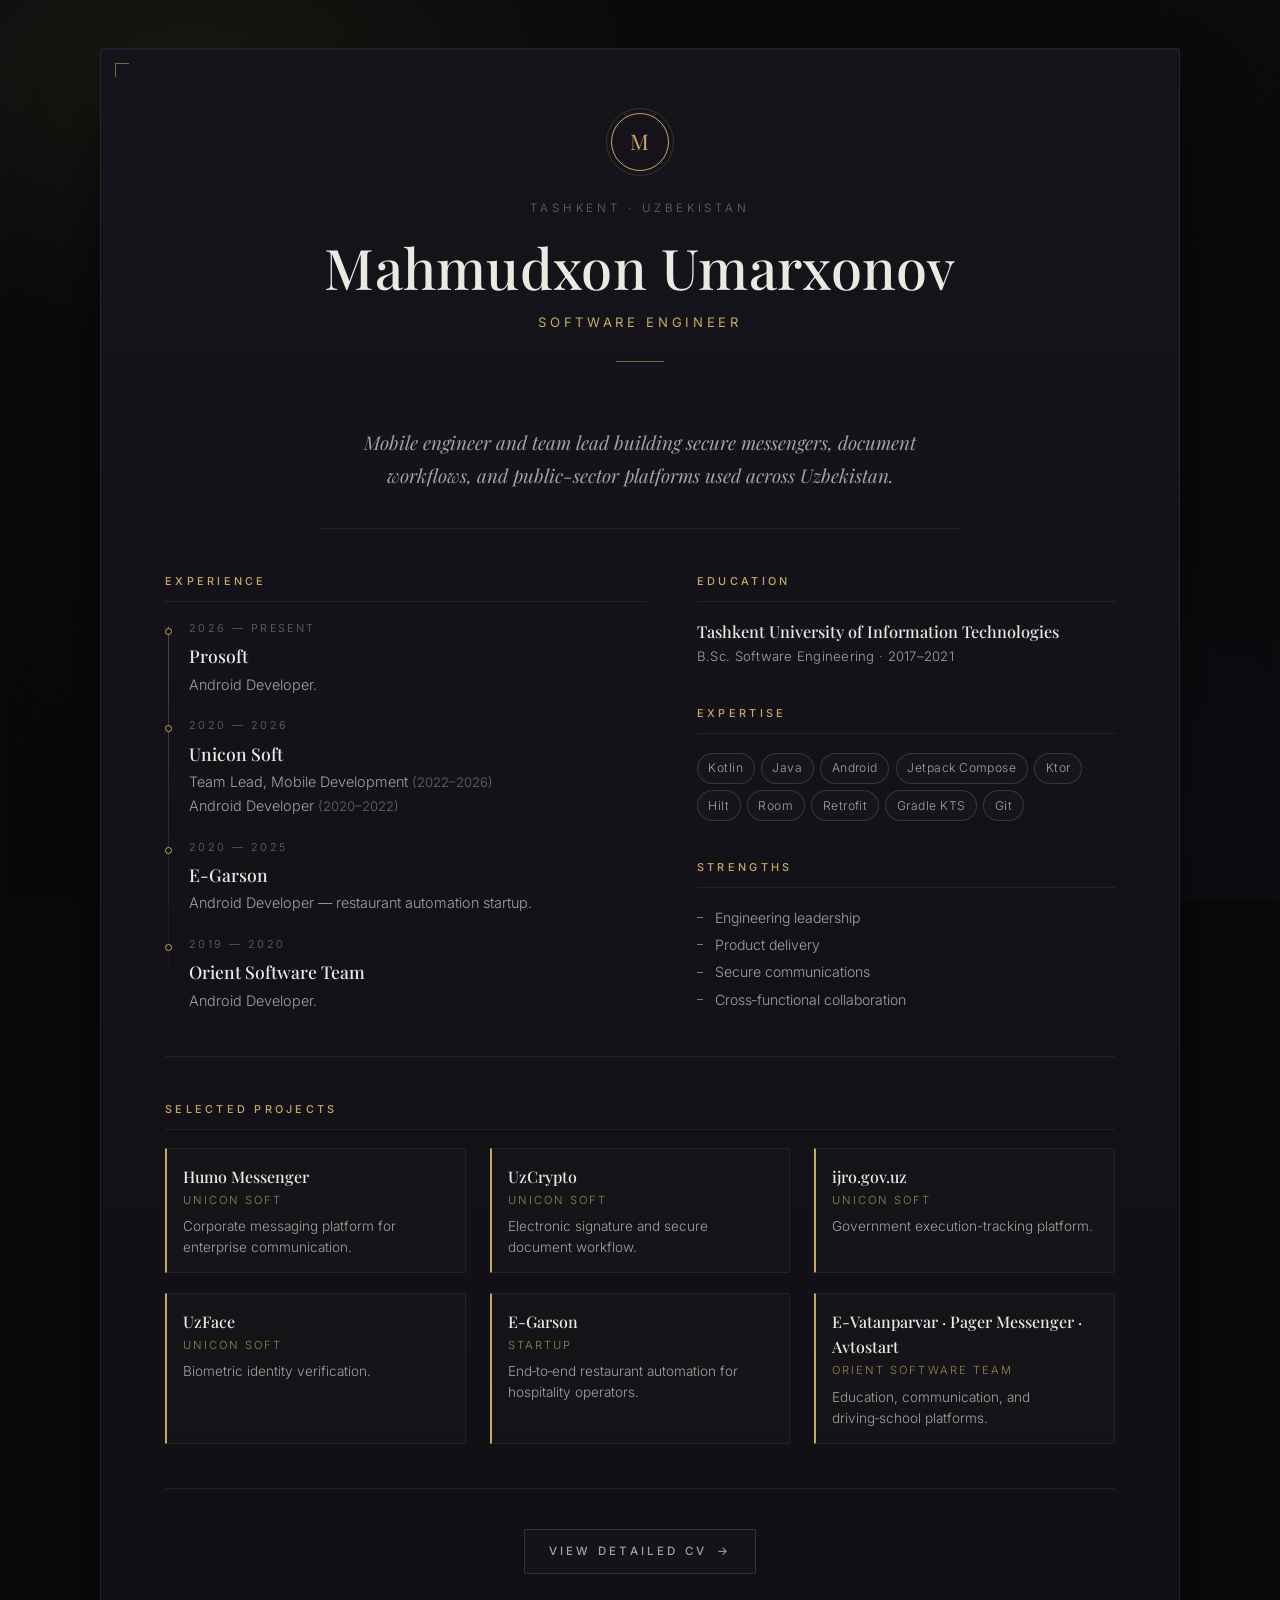
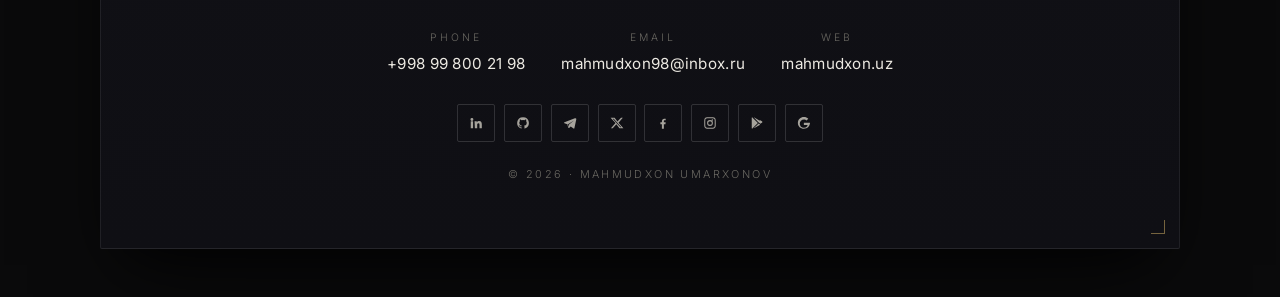
<file: index.html>
<!DOCTYPE html>
<html lang="en">
<head>
	<meta charset="UTF-8" />
	<meta name="viewport" content="width=device-width, initial-scale=1" />
	<title>Mahmudxon Umarxonov</title>
	<meta name="description" content="Mahmudxon Umarxonov — software engineer based in Tashkent, Uzbekistan." />
	<meta name="author" content="Mahmudxon Umarxonov" />
	<meta name="theme-color" content="#0a0a0b" />

	<meta property="og:type" content="profile" />
	<meta property="og:title" content="Mahmudxon Umarxonov" />
	<meta property="og:description" content="Software engineer based in Tashkent, Uzbekistan." />
	<meta property="og:url" content="https://mahmudxon.uz" />
	<meta name="twitter:card" content="summary" />

	<link rel="icon" href="data:image/svg+xml;utf8,<svg xmlns='http://www.w3.org/2000/svg' viewBox='0 0 64 64'><rect width='64' height='64' rx='12' fill='%230a0a0b'/><text x='50%25' y='54%25' text-anchor='middle' dominant-baseline='middle' font-family='Georgia,serif' font-size='34' fill='%23c9a961'>M</text></svg>" />

	<link rel="preconnect" href="https://fonts.googleapis.com" />
	<link rel="preconnect" href="https://fonts.gstatic.com" crossorigin />
	<link href="https://fonts.googleapis.com/css2?family=Inter:wght@300;400;500;600&family=Playfair+Display:ital,wght@0,400;0,500;0,600;1,400&display=swap" rel="stylesheet" />
	<link rel="stylesheet" href="styles.css" />

	<script type="application/ld+json">
	{
		"@context": "https://schema.org",
		"@type": "Person",
		"name": "Mahmudxon Umarxonov",
		"jobTitle": "Software Engineer",
		"email": "mailto:mahmudxon98@inbox.ru",
		"telephone": "+998998002198",
		"address": {
			"@type": "PostalAddress",
			"addressLocality": "Tashkent",
			"addressCountry": "Uzbekistan"
		},
		"alumniOf": {
			"@type": "CollegeOrUniversity",
			"name": "Tashkent University of Information Technologies"
		},
		"url": "https://mahmudxon.uz",
		"sameAs": [
			"https://github.com/Mahmudxon",
			"https://www.linkedin.com/in/mahmudxon/",
			"https://twitter.com/mahmudxon_uz"
		]
	}
	</script>
</head>
<body>
	<div class="stage">
		<article class="card" role="main">

			<header class="identity">
				<div class="monogram" aria-hidden="true"><span>M</span></div>
				<p class="eyebrow">Tashkent &middot; Uzbekistan</p>
				<h1 class="name">Mahmudxon&nbsp;Umarxonov</h1>
				<p class="role">Software Engineer</p>
				<div class="rule" aria-hidden="true"></div>
			</header>

			<section class="statement">
				<p>
					Mobile engineer and team lead building secure messengers,
					document workflows, and public-sector platforms used across
					Uzbekistan.
				</p>
			</section>

			<div class="layout">

				<div class="primary">

					<section class="block">
						<h2 class="block__title">Experience</h2>
						<ol class="timeline">
							<li class="timeline__item">
								<div class="timeline__meta">2026 &mdash; Present</div>
								<div class="timeline__body">
									<h3>Prosoft</h3>
									<p>Android Developer.</p>
								</div>
							</li>
							<li class="timeline__item">
								<div class="timeline__meta">2020 &mdash; 2026</div>
								<div class="timeline__body">
									<h3>Unicon Soft</h3>
									<p>Team Lead, Mobile Development <span class="muted">(2022&ndash;2026)</span></p>
									<p>Android Developer <span class="muted">(2020&ndash;2022)</span></p>
								</div>
							</li>
							<li class="timeline__item">
								<div class="timeline__meta">2020 &mdash; 2025</div>
								<div class="timeline__body">
									<h3>E&#8209;Garson</h3>
									<p>Android Developer &mdash; restaurant automation startup.</p>
								</div>
							</li>
							<li class="timeline__item">
								<div class="timeline__meta">2019 &mdash; 2020</div>
								<div class="timeline__body">
									<h3>Orient Software Team</h3>
									<p>Android Developer.</p>
								</div>
							</li>
						</ol>
					</section>

				</div>

				<aside class="secondary">

					<section class="block">
						<h2 class="block__title">Education</h2>
						<div class="edu">
							<h3>Tashkent University of Information Technologies</h3>
							<p class="muted">B.Sc. Software Engineering &middot; 2017&ndash;2021</p>
						</div>
					</section>

					<section class="block">
						<h2 class="block__title">Expertise</h2>
						<ul class="tags">
							<li>Kotlin</li>
							<li>Java</li>
							<li>Android</li>
							<li>Jetpack Compose</li>
							<li>Ktor</li>
							<li>Hilt</li>
							<li>Room</li>
							<li>Retrofit</li>
							<li>Gradle KTS</li>
							<li>Git</li>
						</ul>
					</section>

					<section class="block">
						<h2 class="block__title">Strengths</h2>
						<ul class="plain">
							<li>Engineering leadership</li>
							<li>Product delivery</li>
							<li>Secure communications</li>
							<li>Cross&#8209;functional collaboration</li>
						</ul>
					</section>

				</aside>

			</div>

			<section class="block block--full">
				<h2 class="block__title">Selected Projects</h2>
				<ul class="projects projects--wide">
					<li>
						<h3>Humo Messenger</h3>
						<p class="muted">Unicon Soft</p>
						<p>Corporate messaging platform for enterprise communication.</p>
					</li>
					<li>
						<h3>UzCrypto</h3>
						<p class="muted">Unicon Soft</p>
						<p>Electronic signature and secure document workflow.</p>
					</li>
					<li>
						<h3>ijro.gov.uz</h3>
						<p class="muted">Unicon Soft</p>
						<p>Government execution-tracking platform.</p>
					</li>
					<li>
						<h3>UzFace</h3>
						<p class="muted">Unicon Soft</p>
						<p>Biometric identity verification.</p>
					</li>
					<li>
						<h3>E&#8209;Garson</h3>
						<p class="muted">Startup</p>
						<p>End&#8209;to&#8209;end restaurant automation for hospitality operators.</p>
					</li>
					<li>
						<h3>E&#8209;Vatanparvar &middot; Pager Messenger &middot; Avtostart</h3>
						<p class="muted">Orient Software Team</p>
						<p>Education, communication, and driving&#8209;school platforms.</p>
					</li>
				</ul>
			</section>

			<div class="actions">
				<a class="action" href="https://icancv.ru/mahmudxon" target="_blank" rel="noopener">
					<span>View detailed CV</span>
					<span class="action__arrow action__arrow--right" aria-hidden="true">&rarr;</span>
				</a>
			</div>

			<footer class="contact">
				<div class="contact__lines">
					<a class="contact__line" href="tel:+998998002198">
						<span class="contact__label">Phone</span>
						<span class="contact__value">+998 99 800 21 98</span>
					</a>
					<a class="contact__line" href="mailto:mahmudxon98@inbox.ru">
						<span class="contact__label">Email</span>
						<span class="contact__value">mahmudxon98@inbox.ru</span>
					</a>
					<a class="contact__line" href="https://mahmudxon.uz">
						<span class="contact__label">Web</span>
						<span class="contact__value">mahmudxon.uz</span>
					</a>
				</div>

				<nav class="channels" aria-label="Channels">
					<a href="https://mahmudxon.uz/social/?social=linkedIn" aria-label="LinkedIn" rel="me noopener" target="_blank">
						<svg viewBox="0 0 24 24" aria-hidden="true"><path d="M4.98 3.5A2.5 2.5 0 1 1 2.5 6a2.5 2.5 0 0 1 2.48-2.5zM3 8.98h4V21H3zM9.5 8.98h3.84v1.64h.05a4.21 4.21 0 0 1 3.79-2.08c4.05 0 4.8 2.67 4.8 6.14V21h-4v-5.45c0-1.3-.02-2.97-1.81-2.97s-2.09 1.41-2.09 2.88V21h-4z"/></svg>
					</a>
					<a href="https://mahmudxon.uz/social/?social=github" aria-label="GitHub" rel="me noopener" target="_blank">
						<svg viewBox="0 0 24 24" aria-hidden="true"><path d="M12 2a10 10 0 0 0-3.16 19.49c.5.09.68-.22.68-.48v-1.7c-2.78.6-3.37-1.34-3.37-1.34-.45-1.16-1.11-1.47-1.11-1.47-.9-.62.07-.61.07-.61 1 .07 1.53 1.03 1.53 1.03.9 1.53 2.36 1.09 2.93.83.09-.65.35-1.09.63-1.34-2.22-.25-4.56-1.11-4.56-4.94a3.87 3.87 0 0 1 1.03-2.68 3.6 3.6 0 0 1 .1-2.65s.84-.27 2.75 1.02a9.46 9.46 0 0 1 5 0c1.91-1.29 2.75-1.02 2.75-1.02a3.6 3.6 0 0 1 .1 2.65 3.87 3.87 0 0 1 1.03 2.68c0 3.84-2.34 4.69-4.57 4.94.36.31.68.92.68 1.86v2.76c0 .27.18.58.69.48A10 10 0 0 0 12 2z"/></svg>
					</a>
					<a href="https://mahmudxon.uz/social/?social=telegram" aria-label="Telegram" rel="me noopener" target="_blank">
						<svg viewBox="0 0 24 24" aria-hidden="true"><path d="M21.5 3.5 2.5 10.9c-1 .4-1 1.4 0 1.7l4.8 1.5 1.9 5.9c.2.7.8.9 1.3.4l2.7-2.5 4.9 3.6c.6.4 1.2.2 1.4-.5l3.3-15.4c.3-1-.3-1.5-1.3-1.1zM9.8 14.9l-.4 4.1-1.4-4.4 10.8-6.8z"/></svg>
					</a>
					<a href="https://mahmudxon.uz/social/?social=twitter" aria-label="Twitter" rel="me noopener" target="_blank">
						<svg viewBox="0 0 24 24" aria-hidden="true"><path d="M18.9 3H22l-7.4 8.5L23 21h-6.8l-5.3-6.9L4.7 21H1.6l7.9-9.1L1 3h6.9l4.8 6.4zm-1.2 16.1h1.7L6.4 4.8H4.6z"/></svg>
					</a>
					<a href="https://mahmudxon.uz/social/?social=facebook" aria-label="Facebook" rel="me noopener" target="_blank">
						<svg viewBox="0 0 24 24" aria-hidden="true"><path d="M13.5 22v-8h2.7l.4-3.1h-3.1V8.9c0-.9.2-1.5 1.5-1.5h1.6V4.6c-.3 0-1.3-.1-2.4-.1-2.4 0-4 1.5-4 4.1v2.3H7.5V14h2.6v8z"/></svg>
					</a>
					<a href="https://mahmudxon.uz/social/?social=instagram" aria-label="Instagram" rel="me noopener" target="_blank">
						<svg viewBox="0 0 24 24" aria-hidden="true"><path d="M12 2.2c3.2 0 3.6 0 4.85.07 3.25.15 4.77 1.69 4.92 4.92.06 1.25.07 1.62.07 4.81s0 3.56-.07 4.81c-.15 3.23-1.66 4.77-4.92 4.92-1.25.06-1.62.07-4.85.07s-3.6 0-4.85-.07c-3.26-.15-4.77-1.7-4.92-4.92C2.17 15.56 2.16 15.2 2.16 12s0-3.56.07-4.81C2.38 3.96 3.9 2.42 7.15 2.27 8.4 2.21 8.8 2.2 12 2.2zm0 1.8c-3.17 0-3.5 0-4.73.07-2.2.1-3.22 1.14-3.32 3.32C3.88 8.5 3.87 8.83 3.87 12s0 3.5.08 4.73c.1 2.19 1.12 3.22 3.32 3.32 1.23.06 1.56.07 4.73.07s3.5 0 4.73-.07c2.2-.1 3.22-1.13 3.32-3.32.06-1.23.07-1.56.07-4.73s0-3.5-.07-4.73c-.1-2.18-1.13-3.22-3.32-3.32C15.5 4 15.17 4 12 4zm0 3.06a4.94 4.94 0 1 1 0 9.88 4.94 4.94 0 0 1 0-9.88zm0 8.14a3.2 3.2 0 1 0 0-6.4 3.2 3.2 0 0 0 0 6.4zm5.15-8.34a1.15 1.15 0 1 1-2.3 0 1.15 1.15 0 0 1 2.3 0z"/></svg>
					</a>
					<a href="https://mahmudxon.uz/social/?social=play" aria-label="Google Play" rel="me noopener" target="_blank">
						<svg viewBox="0 0 24 24" aria-hidden="true"><path d="M3.6 2.3c-.4.2-.6.6-.6 1.1v17.2c0 .5.2.9.6 1.1l9.9-9.7zm11.2 8.9 2.7-2.7-10-5.9c-.2-.1-.5-.1-.7 0zm0 1.6-8 7.9c.2.1.5.1.7 0l10-5.9zm5.6-3.7-2.9-1.7-3.1 3 3.1 3 3-1.7c.9-.6.9-2 0-2.6z"/></svg>
					</a>
					<a href="https://mahmudxon.uz/social/?social=gdev" aria-label="Google Developers" rel="me noopener" target="_blank">
						<svg viewBox="0 0 24 24" aria-hidden="true"><path d="M22.3 11.3c0 6.18-4.25 10.57-10.52 10.57C5.98 21.87 1.5 17.4 1.5 11.87 1.5 6.34 5.98 1.87 11.78 1.87c3.13 0 5.58 1.15 7.56 3l-3.05 2.92c-.84-.8-2.3-1.72-4.51-1.72-3.86 0-7.01 3.2-7.01 7.13s3.15 7.13 7.01 7.13c4.48 0 6.16-3.22 6.42-4.88H11.78V11.5h10.35c.1.55.17 1.09.17 1.8z"/></svg>
					</a>
				</nav>

				<p class="imprint">
					<span>&copy; <span id="year">2026</span> &middot; Mahmudxon Umarxonov</span>
				</p>
			</footer>

		</article>
	</div>

	<script>
		document.getElementById('year').textContent = new Date().getFullYear();
	</script>
</body>
</html>
</file>
<file: styles.css>
:root {
	--bg: #0a0a0b;
	--bg-soft: #0f0f14;
	--surface: #14141a;
	--surface-elev: #181820;
	--line: rgba(255, 255, 255, 0.07);
	--line-strong: rgba(255, 255, 255, 0.14);
	--text: #ece9e2;
	--text-dim: #a6a39c;
	--text-faint: #6a6862;
	--accent: #c9a961;
	--accent-soft: rgba(201, 169, 97, 0.12);
	--serif: "Playfair Display", "Cormorant Garamond", Georgia, "Times New Roman", serif;
	--sans: "Inter", -apple-system, BlinkMacSystemFont, "Segoe UI", Helvetica, Arial, sans-serif;
}

*,
*::before,
*::after {
	box-sizing: border-box;
	margin: 0;
	padding: 0;
}

html {
	-webkit-text-size-adjust: 100%;
	scroll-behavior: smooth;
}

body {
	min-height: 100vh;
	background: var(--bg);
	color: var(--text);
	font-family: var(--sans);
	font-weight: 300;
	line-height: 1.6;
	-webkit-font-smoothing: antialiased;
	-moz-osx-font-smoothing: grayscale;
	overflow-x: hidden;
}

body::before {
	content: "";
	position: fixed;
	inset: 0;
	background:
		radial-gradient(ellipse 60% 50% at 15% 8%, rgba(201, 169, 97, 0.08), transparent 60%),
		radial-gradient(ellipse 65% 55% at 88% 92%, rgba(80, 110, 160, 0.06), transparent 60%),
		linear-gradient(180deg, #0a0a0b 0%, #08080a 100%);
	z-index: -2;
}

body::after {
	content: "";
	position: fixed;
	inset: 0;
	background-image: url("data:image/svg+xml;utf8,<svg xmlns='http://www.w3.org/2000/svg' width='180' height='180'><filter id='n'><feTurbulence type='fractalNoise' baseFrequency='0.9' numOctaves='2' stitchTiles='stitch'/><feColorMatrix values='0 0 0 0 0.8  0 0 0 0 0.8  0 0 0 0 0.8  0 0 0 0.06 0'/></filter><rect width='100%25' height='100%25' filter='url(%23n)'/></svg>");
	opacity: 0.3;
	mix-blend-mode: overlay;
	pointer-events: none;
	z-index: -1;
}

a {
	color: inherit;
	text-decoration: none;
}

/* -------- Card shell -------- */

.stage {
	min-height: 100vh;
	display: flex;
	align-items: center;
	justify-content: center;
	padding: clamp(1.25rem, 4vw, 3rem);
}

.card {
	width: min(1080px, 100%);
	background: linear-gradient(180deg, var(--surface) 0%, var(--bg-soft) 100%);
	border: 1px solid var(--line);
	border-radius: 2px;
	padding: clamp(2rem, 5vw, 4.5rem) clamp(1.5rem, 5vw, 4.5rem);
	box-shadow:
		0 1px 0 rgba(255, 255, 255, 0.04) inset,
		0 40px 80px -24px rgba(0, 0, 0, 0.7),
		0 20px 50px -30px rgba(0, 0, 0, 0.8);
	position: relative;
}

.card::before,
.card::after {
	content: "";
	position: absolute;
	width: 14px;
	height: 14px;
	border: 1px solid var(--accent);
	opacity: 0.55;
}

.card::before {
	top: 14px;
	left: 14px;
	border-right: none;
	border-bottom: none;
}

.card::after {
	bottom: 14px;
	right: 14px;
	border-left: none;
	border-top: none;
}

/* -------- Identity -------- */

.identity {
	text-align: center;
	padding-bottom: clamp(1.5rem, 3vw, 2rem);
}

.monogram {
	width: 58px;
	height: 58px;
	margin: 0 auto 1.75rem;
	border: 1px solid var(--accent);
	border-radius: 50%;
	display: flex;
	align-items: center;
	justify-content: center;
	color: var(--accent);
	font-family: var(--serif);
	font-size: 1.35rem;
	letter-spacing: 0.04em;
	position: relative;
}

.monogram::before {
	content: "";
	position: absolute;
	inset: -6px;
	border-radius: 50%;
	border: 1px solid var(--accent);
	opacity: 0.2;
}

.monogram span {
	transform: translateY(-1px);
}

.eyebrow {
	font-size: 0.72rem;
	letter-spacing: 0.34em;
	text-transform: uppercase;
	color: var(--text-faint);
	margin-bottom: 1.15rem;
}

.name {
	font-family: var(--serif);
	font-weight: 500;
	font-size: clamp(2rem, 5.5vw, 3.5rem);
	line-height: 1.1;
	letter-spacing: 0.005em;
	color: var(--text);
	margin-bottom: 0.9rem;
}

.role {
	font-family: var(--sans);
	font-size: 0.82rem;
	font-weight: 400;
	letter-spacing: 0.28em;
	text-transform: uppercase;
	color: var(--accent);
}

.rule {
	width: 48px;
	height: 1px;
	background: var(--accent);
	margin: 1.75rem auto 0;
	opacity: 0.55;
}

.hero-code {
	font-family: var(--serif);
	font-weight: 500;
	font-size: clamp(4.5rem, 14vw, 8rem);
	line-height: 1;
	letter-spacing: 0.04em;
	color: var(--text);
	margin-bottom: 0.75rem;
	background: linear-gradient(180deg, var(--text) 0%, var(--text-dim) 100%);
	-webkit-background-clip: text;
	background-clip: text;
	-webkit-text-fill-color: transparent;
}

.card--compact {
	max-width: 640px;
}

.card--compact .identity {
	padding-bottom: 1.5rem;
}

.actions {
	text-align: center;
	padding: clamp(1.75rem, 3.5vw, 2.5rem) 0 clamp(0.5rem, 1.5vw, 1rem);
}

.action {
	display: inline-flex;
	align-items: center;
	gap: 0.6rem;
	padding: 0.75rem 1.5rem;
	border: 1px solid var(--line-strong);
	border-radius: 2px;
	color: var(--text-dim);
	font-size: 0.72rem;
	font-weight: 500;
	letter-spacing: 0.28em;
	text-transform: uppercase;
	background: rgba(255, 255, 255, 0.015);
	transition: color 0.3s ease, border-color 0.3s ease, background 0.3s ease, transform 0.3s ease;
}

.action:hover,
.action:focus-visible {
	color: var(--accent);
	border-color: var(--accent);
	background: var(--accent-soft);
	transform: translateY(-2px);
	outline: none;
}

.action__arrow {
	display: inline-block;
	transition: transform 0.3s ease;
}

.action:hover .action__arrow {
	transform: translateX(-3px);
}

.action:hover .action__arrow--right {
	transform: translateX(3px);
}

/* -------- Statement -------- */

.statement {
	text-align: center;
	padding: clamp(1.25rem, 3vw, 2rem) 0 clamp(1.5rem, 3.5vw, 2.25rem);
	max-width: 640px;
	margin: 0 auto;
	border-bottom: 1px solid var(--line);
}

.statement p {
	font-family: var(--serif);
	font-style: italic;
	font-weight: 400;
	font-size: clamp(1rem, 1.85vw, 1.18rem);
	line-height: 1.75;
	color: var(--text-dim);
}

/* -------- Layout: two columns -------- */

.layout {
	display: grid;
	grid-template-columns: 1.15fr 1fr;
	gap: clamp(2rem, 4vw, 3.5rem);
	padding: clamp(2rem, 4vw, 2.75rem) 0;
	border-bottom: 1px solid var(--line);
}

.block--full {
	padding: clamp(2rem, 4vw, 2.75rem) 0;
	border-bottom: 1px solid var(--line);
}

.primary,
.secondary {
	display: flex;
	flex-direction: column;
	gap: clamp(1.75rem, 3vw, 2.5rem);
}

/* -------- Block headings -------- */

.block__title {
	font-family: var(--sans);
	font-size: 0.68rem;
	font-weight: 500;
	letter-spacing: 0.3em;
	text-transform: uppercase;
	color: var(--accent);
	margin-bottom: 1.15rem;
	padding-bottom: 0.65rem;
	border-bottom: 1px solid var(--line);
}

/* -------- Timeline (experience) -------- */

.timeline {
	list-style: none;
	position: relative;
	padding-left: 1.5rem;
}

.timeline::before {
	content: "";
	position: absolute;
	left: 3px;
	top: 6px;
	bottom: 6px;
	width: 1px;
	background: linear-gradient(180deg, var(--accent) 0%, transparent 100%);
	opacity: 0.35;
}

.timeline__item {
	position: relative;
	padding-bottom: 1.35rem;
}

.timeline__item:last-child {
	padding-bottom: 0;
}

.timeline__item::before {
	content: "";
	position: absolute;
	left: -1.5rem;
	top: 8px;
	width: 7px;
	height: 7px;
	border-radius: 50%;
	background: var(--bg);
	border: 1px solid var(--accent);
}

.timeline__meta {
	font-size: 0.68rem;
	letter-spacing: 0.22em;
	text-transform: uppercase;
	color: var(--text-faint);
	margin-bottom: 0.3rem;
}

.timeline__body h3 {
	font-family: var(--serif);
	font-weight: 500;
	font-size: 1.1rem;
	color: var(--text);
	margin-bottom: 0.2rem;
}

.timeline__body p {
	font-size: 0.9rem;
	color: var(--text-dim);
	line-height: 1.55;
}

.timeline__body p + p {
	margin-top: 0.1rem;
}

.muted {
	color: var(--text-faint);
	font-size: 0.82rem;
}

/* -------- Projects -------- */

.projects {
	list-style: none;
	display: grid;
	grid-template-columns: 1fr 1fr;
	gap: 1.1rem 1.5rem;
}

.projects--wide {
	grid-template-columns: repeat(3, 1fr);
	gap: 1.25rem 1.5rem;
}

.projects--wide li {
	padding: 1.1rem 1.15rem;
}

.projects li {
	padding: 0.9rem 1rem;
	border: 1px solid var(--line);
	border-left: 2px solid var(--accent);
	background: rgba(255, 255, 255, 0.015);
	border-radius: 0 2px 2px 0;
	transition: border-color 0.3s ease, background 0.3s ease;
}

.projects li:hover {
	border-color: var(--line-strong);
	border-left-color: var(--accent);
	background: rgba(255, 255, 255, 0.03);
}

.projects h3 {
	font-family: var(--serif);
	font-weight: 500;
	font-size: 1rem;
	color: var(--text);
	margin-bottom: 0.15rem;
}

.projects .muted {
	font-size: 0.7rem;
	letter-spacing: 0.18em;
	text-transform: uppercase;
	color: var(--accent);
	opacity: 0.75;
	margin-bottom: 0.4rem;
}

.projects p:last-child {
	font-size: 0.85rem;
	color: var(--text-dim);
	line-height: 1.55;
}

/* -------- Education -------- */

.edu h3 {
	font-family: var(--serif);
	font-weight: 500;
	font-size: 1.02rem;
	color: var(--text);
	margin-bottom: 0.25rem;
	line-height: 1.35;
}

.edu .muted {
	font-size: 0.82rem;
	color: var(--text-dim);
	letter-spacing: 0.02em;
	text-transform: none;
}

/* -------- Tags (expertise) -------- */

.tags {
	list-style: none;
	display: flex;
	flex-wrap: wrap;
	gap: 0.4rem;
}

.tags li {
	font-size: 0.76rem;
	letter-spacing: 0.04em;
	padding: 0.3rem 0.65rem;
	border: 1px solid var(--line-strong);
	border-radius: 999px;
	color: var(--text-dim);
	background: rgba(255, 255, 255, 0.015);
}

/* -------- Plain list (strengths) -------- */

.plain {
	list-style: none;
	display: flex;
	flex-direction: column;
	gap: 0.3rem;
}

.plain li {
	font-size: 0.88rem;
	color: var(--text-dim);
	padding-left: 1.1rem;
	position: relative;
}

.plain li::before {
	content: "";
	position: absolute;
	left: 0;
	top: 0.65rem;
	width: 6px;
	height: 1px;
	background: var(--accent);
	opacity: 0.7;
}

/* -------- Contact footer -------- */

.contact {
	padding-top: clamp(1.75rem, 3.5vw, 2.5rem);
	text-align: center;
}

.contact__lines {
	display: flex;
	flex-wrap: wrap;
	justify-content: center;
	gap: clamp(1rem, 3vw, 2.25rem);
	margin-bottom: 1.75rem;
}

.contact__line {
	display: flex;
	flex-direction: column;
	align-items: center;
	gap: 0.35rem;
	color: var(--text);
	transition: color 0.3s ease;
}

.contact__line:hover {
	color: var(--accent);
}

.contact__label {
	font-size: 0.65rem;
	letter-spacing: 0.3em;
	text-transform: uppercase;
	color: var(--text-faint);
}

.contact__value {
	font-family: var(--sans);
	font-size: 0.95rem;
	font-weight: 400;
	letter-spacing: 0.02em;
}

.channels {
	display: flex;
	flex-wrap: wrap;
	justify-content: center;
	gap: 0.55rem;
	margin-bottom: 1.5rem;
}

.channels a {
	width: 38px;
	height: 38px;
	display: inline-flex;
	align-items: center;
	justify-content: center;
	border: 1px solid var(--line-strong);
	border-radius: 2px;
	color: var(--text-dim);
	transition: color 0.3s ease, border-color 0.3s ease, background 0.3s ease, transform 0.3s ease;
}

.channels a:hover,
.channels a:focus-visible {
	color: var(--accent);
	border-color: var(--accent);
	background: var(--accent-soft);
	transform: translateY(-2px);
	outline: none;
}

.channels svg {
	width: 14px;
	height: 14px;
	fill: currentColor;
}

.imprint {
	font-size: 0.68rem;
	letter-spacing: 0.22em;
	text-transform: uppercase;
	color: var(--text-faint);
}

/* -------- Responsive -------- */

@media (max-width: 960px) {
	.projects--wide {
		grid-template-columns: repeat(2, 1fr);
	}
}

@media (max-width: 860px) {
	.layout {
		grid-template-columns: 1fr;
		gap: 2rem;
	}

	.projects,
	.projects--wide {
		grid-template-columns: 1fr;
	}
}

@media (max-width: 520px) {
	.card {
		padding: 2.25rem 1.4rem;
	}

	.name {
		font-size: 2rem;
		letter-spacing: 0;
	}

	.contact__lines {
		gap: 1.1rem;
	}

	.contact__line {
		align-items: flex-start;
		flex-direction: row;
		gap: 0.55rem;
		width: 100%;
		justify-content: space-between;
		padding: 0.4rem 0;
		border-bottom: 1px dotted var(--line);
	}

	.contact__label {
		font-size: 0.6rem;
	}

	.contact__value {
		font-size: 0.88rem;
	}
}

@media (prefers-reduced-motion: reduce) {
	* {
		transition: none !important;
		animation: none !important;
	}
}

@media print {
	body::before,
	body::after {
		display: none;
	}

	body {
		background: #fff;
		color: #111;
	}

	.card {
		border-color: #222;
		box-shadow: none;
		background: #fff;
		padding: 1.5rem;
	}

	.card::before,
	.card::after {
		border-color: #333;
	}

	.name,
	.statement p,
	.timeline__body h3,
	.projects h3,
	.edu h3,
	.contact__value {
		color: #111;
	}

	.eyebrow,
	.role,
	.block__title,
	.imprint,
	.contact__label,
	.projects .muted,
	.timeline__meta {
		color: #555;
	}

	.timeline__body p,
	.projects p:last-child,
	.edu .muted,
	.plain li,
	.muted {
		color: #333;
	}

	.tags li {
		border-color: #999;
		color: #333;
	}

	.channels a {
		color: #333;
		border-color: #aaa;
	}

	.monogram,
	.rule,
	.projects li,
	.timeline__item::before,
	.timeline::before,
	.plain li::before {
		color: #333;
		border-color: #333;
		background: transparent;
	}
}
</file>
